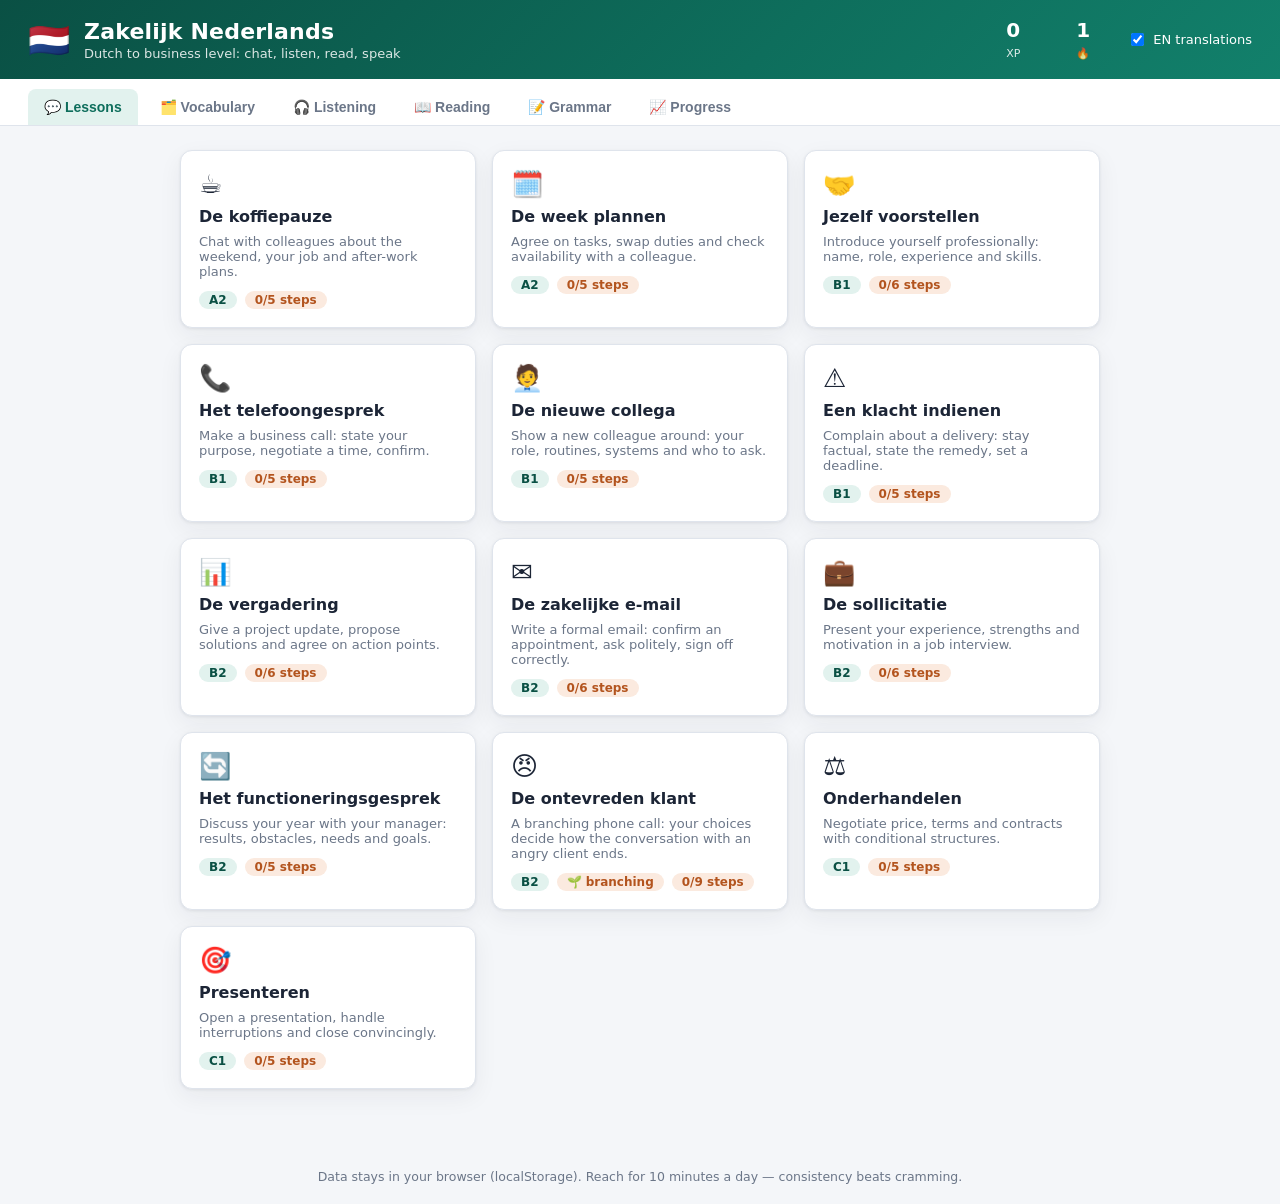
<file: index.html>
<!DOCTYPE html>
<html lang="en">
<head>
<meta charset="UTF-8" />
<meta name="viewport" content="width=device-width, initial-scale=1.0" />
<title>Zakelijk Nederlands — Dutch Business Chat Tutor</title>
<script>
window.onerror = function (msg, src, line) {
  var box = document.getElementById("fatal-error");
  if (box) {
    box.style.display = "block";
    box.textContent = "Error: " + msg + " (" + (src || "") + ":" + line + ")";
  }
  return false;
};
setTimeout(function () {
  var list = document.getElementById("scenario-list");
  var box = document.getElementById("fatal-error");
  if (list && list.children.length === 0 && box) {
    box.style.display = "block";
    box.textContent = "The app could not start: its script files did not load. Make sure index.html, styles.css and the js folder were all extracted together into the same folder — or open standalone.html, which works as a single file.";
  }
}, 1500);
</script>
<link rel="stylesheet" href="styles.css" />
</head>
<body>
<div id="fatal-error" class="fatal-error" style="display:none"></div>
<noscript><div class="fatal-error">This app needs JavaScript enabled.</div></noscript>
<header class="topbar">
  <div class="brand">
    <span class="flag">🇳🇱</span>
    <div>
      <h1>Zakelijk Nederlands</h1>
      <p class="tagline">Dutch to business level: chat, listen, read, speak</p>
    </div>
  </div>
  <div class="stats">
    <div class="stat" title="Experience points"><span class="stat-num" id="stat-xp">0</span><span class="stat-label">XP</span></div>
    <div class="stat" title="Day streak"><span class="stat-num" id="stat-streak">1</span><span class="stat-label">🔥</span></div>
    <label class="toggle">
      <input type="checkbox" id="toggle-translations" checked />
      <span>EN translations</span>
    </label>
  </div>
</header>

<nav class="tabs">
  <button class="tab active" data-view="lessons">💬 Lessons</button>
  <button class="tab" data-view="vocab">🗂️ Vocabulary</button>
  <button class="tab" data-view="listening">🎧 Listening</button>
  <button class="tab" data-view="reading">📖 Reading</button>
  <button class="tab" data-view="grammar">📝 Grammar</button>
  <button class="tab" data-view="progress">📈 Progress</button>
</nav>

<main id="main">

  <section id="view-lessons" class="view active">
    <div id="scenario-list" class="scenario-list"></div>

    <div id="scenario-view" class="scenario-view hidden">
      <div class="scenario-header">
        <button class="btn ghost" id="btn-back">← All scenarios</button>
        <div class="scenario-title">
          <h2 id="scenario-heading"></h2>
          <span class="chip" id="scenario-level"></span>
        </div>
        <div class="header-right">
          <span id="mood-meter" class="mood-meter hidden"></span>
          <label class="toggle" title="Automatically read every tutor line aloud">
            <input type="checkbox" id="toggle-autoplay" />
            <span>🔊 auto</span>
          </label>
          <div class="step-dots" id="step-dots"></div>
        </div>
      </div>
      <div class="tips-box" id="tips-box"></div>
      <div class="chat-window" id="chat-window"></div>
      <div class="composer" id="composer-row">
        <input type="text" id="chat-input" placeholder="Schrijf je antwoord in het Nederlands…" autocomplete="off" />
        <button class="btn primary" id="btn-send">Send</button>
        <button class="btn ghost" id="btn-mic" title="Speak your answer (nl-NL)">🎤</button>
        <button class="btn ghost" id="btn-hint" title="Get a hint">Hint</button>
        <button class="btn ghost" id="btn-show-answer" title="Reveal a model answer">Show answer</button>
      </div>
      <div class="composer-foot">
        <span id="coach-note"></span>
      </div>
    </div>
  </section>

  <section id="view-vocab" class="view">
    <div class="vocab-controls">
      <div>
        <h2>Business vocabulary</h2>
        <p class="muted" id="vocab-summary"></p>
      </div>
      <div class="vocab-buttons">
        <select id="vocab-filter-module"></select>
        <select id="vocab-filter-level">
          <option value="all">All levels</option>
          <option value="A1">A1</option>
          <option value="A2">A2</option>
          <option value="B1">B1</option>
          <option value="B2">B2</option>
          <option value="C1">C1</option>
        </select>
        <button class="btn primary" id="btn-review">Review session</button>
      </div>
    </div>
    <div id="vocab-table" class="flip-grid"></div>
    <div id="review-panel" class="review-panel hidden">
      <div class="flashcard" id="flashcard">
        <div class="card-top"><span id="review-progress" class="muted"></span><button class="btn ghost small" id="btn-end-review">End</button></div>
        <div class="card-word" id="card-nl"></div>
        <div class="card-answer hidden" id="card-en"></div>
        <div class="card-actions">
          <button class="btn ghost" id="btn-reveal">Show meaning</button>
          <button class="btn ghost hidden" id="btn-say-card" title="Hear the word">🔊</button>
          <div class="grade-row hidden" id="grade-row">
            <button class="btn grade again" data-grade="again">Again</button>
            <button class="btn grade hard" data-grade="hard">Hard</button>
            <button class="btn grade good" data-grade="good">Good</button>
            <button class="btn grade easy" data-grade="easy">Easy</button>
          </div>
        </div>
      </div>
    </div>
  </section>

  <section id="view-listening" class="view">
    <h2>🎧 Listening — dictation</h2>
    <p class="muted">Listen to the business sentence and type exactly what you hear. If your browser has no Dutch voice, use Chrome, Edge or Safari.</p>
    <div class="dictation-panel">
      <div class="card-top">
        <span id="d-progress" class="muted"></span>
        <span id="d-score" class="muted"></span>
      </div>
      <div class="d-controls">
        <button class="btn primary" id="btn-play">▶ Play</button>
        <button class="btn ghost" id="btn-repeat">Repeat</button>
        <select id="d-rate">
          <option value="0.8">Slow (0.8×)</option>
          <option value="1" selected>Normal (1×)</option>
        </select>
        <button class="btn ghost small" id="btn-d-hint">Hint (EN)</button>
      </div>
      <p id="d-en" class="muted"></p>
      <div class="composer">
        <input type="text" id="d-input" placeholder="Type what you hear…" autocomplete="off" />
        <button class="btn primary" id="btn-d-check">Check</button>
      </div>
      <div class="composer-foot" id="d-feedback"></div>
      <button class="btn" id="btn-d-next">Next sentence →</button>
    </div>
  </section>

  <section id="view-reading" class="view">
    <div class="reading-modes">
      <button class="rtab active" data-rmode="texts">📖 Text bank</button>
      <button class="rtab" data-rmode="errors">🔍 Error spotting</button>
    </div>

    <div id="reading-texts">
      <div id="text-list" class="scenario-list"></div>
      <div id="text-reader" class="hidden">
        <button class="btn ghost" id="btn-text-back">← All texts</button>
        <div class="scenario-title">
          <h2 id="text-title"></h2>
          <span class="chip" id="text-level"></span>
        </div>
        <p class="muted">Click any word to see its meaning.</p>
        <div id="word-popup" class="word-popup hidden"></div>
        <div id="reading-content" class="reading-content"></div>
        <h3>Comprehension questions</h3>
        <div id="reading-questions"></div>
        <button class="btn primary" id="btn-check-questions">Check answers</button>
        <div id="reading-score" class="composer-foot"></div>
      </div>
    </div>

    <div id="reading-errors" class="hidden">
      <div id="error-list"></div>
    </div>
  </section>

  <section id="view-grammar" class="view">
    <h2>Grammar essentials for business Dutch</h2>
    <div id="grammar-list" class="grammar-list"></div>
    <h3>Common mistakes to avoid</h3>
    <p class="muted">These are the errors Dutch managers see most from non-native speakers.</p>
    <div id="mistakes-list" class="mistakes-list"></div>
  </section>

  <section id="view-progress" class="view">
    <h2>Your progress</h2>
    <div class="progress-cards" id="progress-cards"></div>
    <h3>Scenario completion (easiest → hardest)</h3>
    <div id="progress-scenarios" class="progress-scenarios"></div>
  </section>

</main>

<footer class="foot">
  Data stays in your browser (localStorage). Reach for 10 minutes a day — consistency beats cramming.
</footer>

<script src="js/data.js"></script>
<script src="js/engine.js"></script>
<script src="js/tts.js"></script>
<script src="js/app.js"></script>
</body>
</html>
</file>
<file: styles.css>
:root {
  --bg: #f4f6f9;
  --panel: #ffffff;
  --ink: #1c2536;
  --muted: #6b7688;
  --accent: #0e6e5c;
  --accent-dark: #0a5044;
  --accent-soft: #e2f2ee;
  --line: #dfe4ec;
  --warn: #b3541e;
  --bot-bg: #ffffff;
  --user-bg: #0e6e5c;
  --radius: 12px;
  --shadow: 0 1px 3px rgba(28, 37, 54, 0.08), 0 8px 24px rgba(28, 37, 54, 0.06);
}

* { box-sizing: border-box; }

body {
  margin: 0;
  font-family: "Segoe UI", system-ui, -apple-system, sans-serif;
  background: var(--bg);
  color: var(--ink);
}

.topbar {
  display: flex;
  justify-content: space-between;
  align-items: center;
  flex-wrap: wrap;
  gap: 12px;
  padding: 18px 28px;
  background: linear-gradient(135deg, #0a5044, #0e6e5c 60%, #12806b);
  color: #fff;
}

.brand { display: flex; align-items: center; gap: 14px; }
.brand .flag { font-size: 34px; }
.brand h1 { margin: 0; font-size: 22px; letter-spacing: 0.2px; }
.tagline { margin: 2px 0 0; font-size: 13px; opacity: 0.85; }

.stats { display: flex; align-items: center; gap: 18px; }
.stat { text-align: center; min-width: 52px; }
.stat-num { display: block; font-size: 20px; font-weight: 700; }
.stat-label { font-size: 11px; opacity: 0.85; }

.toggle { display: flex; align-items: center; gap: 6px; font-size: 13px; cursor: pointer; }

.tabs {
  display: flex;
  gap: 6px;
  padding: 10px 28px 0;
  background: var(--panel);
  border-bottom: 1px solid var(--line);
}

.tab {
  border: none;
  background: transparent;
  padding: 10px 16px;
  font-size: 14px;
  font-weight: 600;
  color: var(--muted);
  border-radius: 8px 8px 0 0;
  cursor: pointer;
}

.tab.active { color: var(--accent); background: var(--accent-soft); }

main { max-width: 960px; margin: 0 auto; padding: 24px 20px 60px; }

.view { display: none; }
.view.active { display: block; }
.hidden { display: none !important; }

h2 { font-size: 20px; margin: 8px 0 6px; }
h3 { font-size: 16px; margin: 26px 0 10px; }
.muted { color: var(--muted); font-size: 13px; }

.scenario-list {
  display: grid;
  grid-template-columns: repeat(auto-fill, minmax(280px, 1fr));
  gap: 16px;
}

.scenario-card {
  background: var(--panel);
  border: 1px solid var(--line);
  border-radius: var(--radius);
  padding: 18px;
  cursor: pointer;
  box-shadow: var(--shadow);
  transition: transform 0.12s ease, border-color 0.12s ease;
  display: flex;
  flex-direction: column;
  gap: 8px;
}

.scenario-card:hover { transform: translateY(-2px); border-color: var(--accent); }
.scenario-card .icon { font-size: 26px; }
.scenario-card h3 { margin: 0; font-size: 16px; }
.scenario-card p { margin: 0; font-size: 13px; color: var(--muted); }

.chip {
  display: inline-block;
  padding: 2px 10px;
  border-radius: 999px;
  background: var(--accent-soft);
  color: var(--accent-dark);
  font-size: 12px;
  font-weight: 700;
}

.chip.done { background: #e7f0e2; color: #3c6e26; }
.chip.warn { background: #fbeadf; color: var(--warn); }

.scenario-header { display: flex; align-items: center; justify-content: space-between; gap: 12px; flex-wrap: wrap; }
.scenario-title { display: flex; align-items: center; gap: 10px; }
.step-dots { display: flex; gap: 6px; }
.step-dots span { width: 10px; height: 10px; border-radius: 50%; background: var(--line); }
.step-dots span.done { background: var(--accent); }
.step-dots span.current { background: var(--warn); }

.tips-box {
  background: #fdf8ef;
  border: 1px solid #eedfbf;
  border-radius: var(--radius);
  padding: 12px 16px;
  margin: 14px 0;
  font-size: 13.5px;
}
.tips-box strong { display: block; margin-bottom: 4px; }
.tips-box ul { margin: 0; padding-left: 18px; }

.chat-window {
  background: #eef1f6;
  border: 1px solid var(--line);
  border-radius: var(--radius);
  height: 420px;
  overflow-y: auto;
  padding: 18px;
  display: flex;
  flex-direction: column;
  gap: 12px;
}

.msg { max-width: 78%; padding: 10px 14px; border-radius: 14px; font-size: 15px; line-height: 1.45; box-shadow: var(--shadow); }
.msg.bot { background: var(--bot-bg); border: 1px solid var(--line); align-self: flex-start; border-bottom-left-radius: 4px; }
.msg.user { background: var(--user-bg); color: #fff; align-self: flex-end; border-bottom-right-radius: 4px; }
.msg.coach { background: #fff7ed; border: 1px solid #f5ddba; color: #7c4a12; align-self: flex-start; max-width: 92%; font-size: 13.5px; }
.msg .nl { font-weight: 600; }
.msg .nl-block { display: block; }
.msg .en-block { display: block; margin-top: 4px; font-size: 13px; opacity: 0.75; font-weight: 400; }
.msg.user .en-block { opacity: 0.8; }
.msg.coach .label { display: block; font-weight: 700; text-transform: uppercase; font-size: 11px; letter-spacing: 0.6px; margin-bottom: 3px; }
.msg.typing { opacity: 0.6; font-style: italic; }

.composer { display: flex; gap: 8px; margin-top: 14px; }
#chat-input {
  flex: 1;
  padding: 12px 14px;
  border: 1px solid var(--line);
  border-radius: 10px;
  font-size: 15px;
  font-family: inherit;
}
#chat-input:focus { outline: 2px solid var(--accent); border-color: transparent; }

.btn {
  border: 1px solid var(--line);
  background: var(--panel);
  color: var(--ink);
  padding: 10px 16px;
  border-radius: 10px;
  font-size: 14px;
  font-weight: 600;
  cursor: pointer;
  font-family: inherit;
}
.btn.primary { background: var(--accent); border-color: var(--accent); color: #fff; }
.btn.primary:hover { background: var(--accent-dark); }
.btn.ghost { background: transparent; }
.btn.ghost:hover { background: var(--accent-soft); }
.btn.small { padding: 4px 10px; font-size: 12px; }

.composer-foot { min-height: 20px; margin-top: 6px; font-size: 13px; color: var(--muted); }
#coach-note.good { color: var(--accent); }
#coach-note.warn { color: var(--warn); }

.vocab-controls { display: flex; justify-content: space-between; align-items: flex-end; gap: 14px; flex-wrap: wrap; }
.vocab-buttons { display: flex; gap: 8px; align-items: center; flex-wrap: wrap; }
.vocab-buttons select { padding: 9px 10px; border: 1px solid var(--line); border-radius: 8px; font-family: inherit; font-size: 13px; }

.review-panel { margin: 18px 0; }
.flashcard {
  background: var(--panel);
  border: 1px solid var(--line);
  border-radius: var(--radius);
  padding: 22px;
  box-shadow: var(--shadow);
  text-align: center;
}
.card-top { display: flex; justify-content: space-between; align-items: center; margin-bottom: 10px; }
.card-word { font-size: 28px; font-weight: 700; margin: 18px 0; }
.card-answer { font-size: 18px; color: var(--accent-dark); margin-bottom: 14px; }
.card-actions { display: flex; flex-direction: column; gap: 12px; align-items: center; }
.grade-row { display: flex; gap: 8px; }
.btn.grade.again { border-color: #d8a29a; color: #a83a2c; }
.btn.grade.hard { border-color: #e0bd8a; color: #94601a; }
.btn.grade.good { border-color: #9fc6a4; color: #2f7a3a; }
.btn.grade.easy { border-color: #9ab7d8; color: #2b5fa3; }

.vocab-table { margin-top: 8px; display: grid; grid-template-columns: repeat(auto-fill, minmax(260px, 1fr)); gap: 10px; }
.vocab-item {
  background: var(--panel);
  border: 1px solid var(--line);
  border-radius: 10px;
  padding: 10px 14px;
  font-size: 14px;
}
.vocab-item .nl-word { font-weight: 700; }
.vocab-item .en-word { display: block; color: var(--muted); font-size: 13px; margin-top: 2px; }
.vocab-item .meta { display: flex; gap: 6px; margin-top: 6px; }
.vocab-item .box-chip { font-size: 11px; padding: 1px 8px; border-radius: 999px; background: var(--accent-soft); color: var(--accent-dark); }

.grammar-list { display: grid; gap: 12px; }
.grammar-item { background: var(--panel); border: 1px solid var(--line); border-radius: var(--radius); padding: 16px 18px; }
.grammar-item h4 { margin: 0 0 6px; font-size: 15px; }
.grammar-item p { margin: 0; font-size: 14px; line-height: 1.55; color: #33405a; }

.progress-cards { display: grid; grid-template-columns: repeat(auto-fill, minmax(180px, 1fr)); gap: 12px; }
.progress-card { background: var(--panel); border: 1px solid var(--line); border-radius: var(--radius); padding: 16px; }
.progress-card .big { font-size: 26px; font-weight: 800; color: var(--accent-dark); }
.progress-card .lbl { font-size: 12px; color: var(--muted); text-transform: uppercase; letter-spacing: 0.5px; }

.progress-scenarios { display: grid; gap: 10px; }
.progress-row { display: flex; align-items: center; gap: 12px; background: var(--panel); border: 1px solid var(--line); border-radius: 10px; padding: 10px 14px; }
.progress-row .name { flex: 1; font-size: 14px; font-weight: 600; }
.progress-bar { width: 180px; height: 8px; background: var(--line); border-radius: 999px; overflow: hidden; }
.progress-bar i { display: block; height: 100%; background: var(--accent); }

.foot { text-align: center; color: var(--muted); font-size: 12.5px; padding: 20px; }

.fatal-error {
  display: none;
  margin: 16px auto 0;
  max-width: 720px;
  background: #fbe3e0;
  border: 1px solid #e5a49d;
  color: #8c2f24;
  border-radius: 10px;
  padding: 12px 16px;
  font-size: 14px;
  text-align: left;
}

.storage-warning {
  margin: 0 auto 10px;
  max-width: 640px;
  background: #fbeadf;
  border: 1px solid #ecc7a8;
  color: var(--warn);
  border-radius: 10px;
  padding: 10px 14px;
  font-size: 13px;
  text-align: left;
}

@media (max-width: 640px) {
  .topbar { padding: 14px 16px; }
  .tabs { padding: 8px 12px 0; }
  .chat-window { height: 340px; }
  .progress-bar { width: 100px; }
}

.rtab {
  border: 1px solid var(--line);
  background: var(--panel);
  padding: 8px 16px;
  border-radius: 999px;
  font-size: 13.5px;
  font-weight: 600;
  color: var(--muted);
  cursor: pointer;
  font-family: inherit;
  margin-right: 6px;
}
.rtab.active { background: var(--accent-soft); color: var(--accent-dark); border-color: var(--accent); }
.reading-modes { margin-bottom: 16px; }

.flip-grid {
  display: grid;
  grid-template-columns: repeat(auto-fill, minmax(220px, 1fr));
  gap: 12px;
}
.flip-card {
  perspective: 1000px;
  height: 120px;
  cursor: pointer;
}
.flip-inner {
  position: relative;
  width: 100%;
  height: 100%;
  transition: transform 0.45s;
  transform-style: preserve-3d;
}
.flip-card.flipped .flip-inner { transform: rotateY(180deg); }
.flip-face {
  position: absolute;
  inset: 0;
  backface-visibility: hidden;
  -webkit-backface-visibility: hidden;
  background: var(--panel);
  border: 1px solid var(--line);
  border-radius: var(--radius);
  box-shadow: var(--shadow);
  display: flex;
  flex-direction: column;
  align-items: center;
  justify-content: center;
  gap: 8px;
  padding: 12px;
  text-align: center;
}
.flip-front .nl-word { font-weight: 700; font-size: 17px; }
.flip-back { transform: rotateY(180deg); background: var(--accent-soft); border-color: var(--accent); }
.flip-back .en-word { font-size: 15px; color: var(--accent-dark); }
.flip-hint { font-size: 10.5px; color: var(--muted); text-transform: uppercase; letter-spacing: 0.5px; }

.speak-btn {
  border: none;
  background: var(--accent-soft);
  border-radius: 8px;
  padding: 3px 8px;
  margin-top: 6px;
  margin-right: 6px;
  cursor: pointer;
  font-size: 13px;
  float: right;
}
.speak-btn:hover { background: var(--accent); }

#btn-mic.recording {
  background: #d8442e;
  color: #fff;
  border-color: #d8442e;
  animation: pulse 1s infinite;
}
@keyframes pulse {
  0%, 100% { opacity: 1; }
  50% { opacity: 0.55; }
}

.msg-options {
  display: flex;
  flex-direction: column;
  gap: 8px;
  align-self: flex-start;
  max-width: 85%;
  width: 100%;
}
.option-btn {
  text-align: left;
  border: 1px solid var(--line);
  background: var(--panel);
  border-radius: 12px;
  padding: 10px 14px;
  font-size: 14.5px;
  cursor: pointer;
  font-family: inherit;
  box-shadow: var(--shadow);
  transition: border-color 0.12s, transform 0.12s;
}
.option-btn:hover:not(:disabled) { border-color: var(--accent); transform: translateX(3px); }
.option-btn:disabled { opacity: 0.55; cursor: default; }

.mood-meter {
  font-size: 13px;
  background: var(--panel);
  border: 1px solid var(--line);
  border-radius: 999px;
  padding: 4px 12px;
}

.dictation-panel {
  background: var(--panel);
  border: 1px solid var(--line);
  border-radius: var(--radius);
  box-shadow: var(--shadow);
  padding: 20px;
  max-width: 680px;
}
.d-controls { display: flex; gap: 8px; align-items: center; flex-wrap: wrap; margin: 12px 0; }
.d-controls select { padding: 8px 10px; border: 1px solid var(--line); border-radius: 8px; font-family: inherit; }
#d-feedback.good { color: var(--accent); }
#d-feedback.warn { color: var(--warn); }
#btn-d-next { margin-top: 10px; }

.reading-content {
  background: var(--panel);
  border: 1px solid var(--line);
  border-radius: var(--radius);
  padding: 20px 24px;
  line-height: 1.85;
  font-size: 15.5px;
  box-shadow: var(--shadow);
}
.clickable-word { cursor: pointer; border-radius: 4px; padding: 0 1px; }
.clickable-word:hover { background: var(--accent-soft); }
.clickable-word.q-right { background: #dff0da; color: #2f7a3a; }
.clickable-word.q-wrong { background: #f6d3ce; color: #a83a2c; }
.word-popup {
  position: sticky;
  top: 8px;
  z-index: 5;
  background: var(--ink);
  color: #fff;
  border-radius: 10px;
  padding: 10px 14px;
  font-size: 14px;
  margin-bottom: 10px;
  box-shadow: var(--shadow);
}
.question-box {
  background: var(--panel);
  border: 1px solid var(--line);
  border-radius: var(--radius);
  padding: 14px 18px;
  margin-bottom: 10px;
}
.question-box p { margin: 0 0 8px; font-size: 14.5px; }
.q-option { display: block; padding: 6px 10px; border-radius: 8px; font-size: 14px; cursor: pointer; }
.q-option:hover { background: var(--accent-soft); }
.q-option.q-right { background: #dff0da; }
.q-option.q-wrong { background: #f6d3ce; }
.q-explain { margin: 8px 0 0; }

.error-exercise {
  background: var(--panel);
  border: 1px solid var(--line);
  border-radius: var(--radius);
  box-shadow: var(--shadow);
  padding: 16px 20px;
  margin-bottom: 16px;
}
.error-exercise h4 { margin: 0 0 4px; }
.error-line { margin: 12px 0; font-size: 15.5px; line-height: 1.7; }
.error-note { display: block; font-size: 13px; margin-top: 4px; }

.mistakes-list { display: grid; grid-template-columns: repeat(auto-fill, minmax(300px, 1fr)); gap: 12px; }
.mistake-item {
  background: var(--panel);
  border: 1px solid var(--line);
  border-radius: var(--radius);
  padding: 14px 16px;
}
.mistake-line { font-size: 14.5px; margin: 2px 0; }
.wrong-line { color: #a83a2c; text-decoration: line-through; }
.right-line { color: #2f7a3a; font-weight: 600; }
.mistake-item .mark { font-weight: 800; margin-right: 4px; }
.mistake-item .chip { margin-top: 8px; }
.mistake-item p { margin: 8px 0; font-size: 13px; }

.header-right { display: flex; align-items: center; gap: 12px; flex-wrap: wrap; }
.good { color: var(--accent); font-weight: 600; }
</file>
